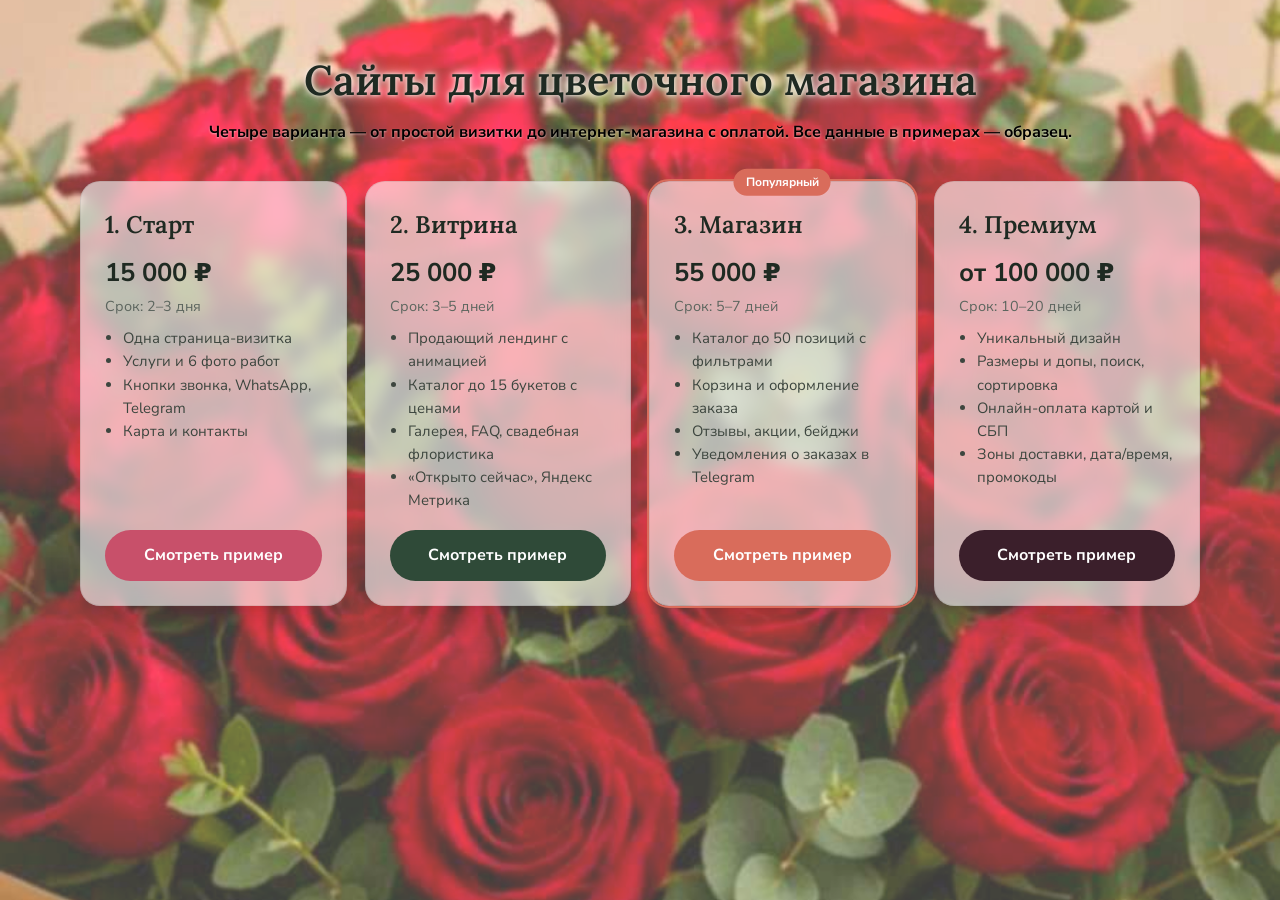
<file: index.html>
<!doctype html><html lang="ru"><head><meta charset="UTF-8"><meta name="viewport" content="width=device-width,initial-scale=1"><meta name="robots" content="noindex, nofollow"><title>Цветы Копейск — примеры сайтов</title>
<link href="fonts/fonts.css" rel="stylesheet">
<style>*{box-sizing:border-box}body{margin:0;font:16px/1.55 "Nunito Sans",system-ui,sans-serif;background:#FBF6EF;color:#1F2A22;padding:48px 16px}
body::before{content:"";position:fixed;inset:0;z-index:-1;background:url("[data-uri]") center/cover no-repeat;opacity:.75;filter:saturate(1.2)}
h1{text-shadow:0 0 12px #FBF6EF,0 0 4px #FBF6EF}.sub{text-shadow:0 1px 2px rgba(255,255,255,.55)}.sub{color:#000;font-weight:700}.c{box-shadow:0 18px 40px -20px rgba(60,10,20,.45)}
h1{font-family:Lora,serif;font-size:clamp(1.8rem,4vw,2.6rem);text-align:center;margin:0 0 8px}.sub{text-align:center;color:#000;font-weight:700;margin:0 0 36px}
.g{max-width:1120px;margin:14px auto 0;display:grid;grid-template-columns:repeat(4,1fr);gap:18px}
.c{position:relative;background:rgba(255,255,255,.6);-webkit-backdrop-filter:blur(8px);backdrop-filter:blur(8px);border:1px solid rgba(0,0,0,.08);border-radius:20px;padding:24px;display:flex;flex-direction:column;gap:10px}
.c h2{font-family:Lora,serif;margin:0;font-size:1.5rem}.c .p{font-size:1.6rem;font-weight:700}.c .p small{display:block;font-size:.9rem;font-weight:400;color:#5d665f;margin-top:2px}
.c ul{margin:0;padding-left:18px;color:#3d463f;font-size:.93rem;flex:1}.c a{display:block;text-align:center;padding:13px;border-radius:999px;color:#fff;text-decoration:none;font-weight:700;margin-top:8px}
.c a{transition:transform .25s ease,box-shadow .25s ease,filter .25s ease}.c a:hover{transform:scale(1.07);box-shadow:0 10px 22px -8px rgba(0,0,0,.45);filter:brightness(1.06)}@media(prefers-reduced-motion:reduce){.c a{transition:none}.c a:hover{transform:none}}.top{outline:2px solid #D96C5B}.lab{position:absolute;top:0;left:50%;transform:translate(-50%,-50%);white-space:nowrap;background:#D96C5B;color:#fff;font-size:.75rem;font-weight:700;padding:4px 12px;border-radius:999px}
@media(max-width:900px){.g{grid-template-columns:1fr 1fr}}@media(max-width:560px){.g{grid-template-columns:1fr}}</style></head>
<body><h1>Сайты для цветочного магазина</h1><p class="sub">Четыре варианта — от простой визитки до интернет-магазина с оплатой. Все данные в примерах — образец.</p>
<div class="g">
<div class="c"><h2>1. Старт</h2><div class="p">15 000 ₽ <small>Срок: 2–3 дня</small></div><ul><li>Одна страница-визитка</li><li>Услуги и 6 фото работ</li><li>Кнопки звонка, WhatsApp, Telegram</li><li>Карта и контакты</li></ul><a href="1-start/" style="background:#C8506A">Смотреть пример</a></div>
<div class="c"><h2>2. Витрина</h2><div class="p">25 000 ₽ <small>Срок: 3–5 дней</small></div><ul><li>Продающий лендинг с анимацией</li><li>Каталог до 15 букетов с ценами</li><li>Галерея, FAQ, свадебная флористика</li><li>«Открыто сейчас», Яндекс Метрика</li></ul><a href="2-vitrina/" style="background:#2F4A38">Смотреть пример</a></div>
<div class="c top"><span class="lab">Популярный</span><h2>3. Магазин</h2><div class="p">55 000 ₽ <small>Срок: 5–7 дней</small></div><ul><li>Каталог до 50 позиций с фильтрами</li><li>Корзина и оформление заказа</li><li>Отзывы, акции, бейджи</li><li>Уведомления о заказах в Telegram</li></ul><a href="3-magazin/" style="background:#D96C5B">Смотреть пример</a></div>
<div class="c"><h2>4. Премиум</h2><div class="p">от 100 000 ₽ <small>Срок: 10–20 дней</small></div><ul><li>Уникальный дизайн</li><li>Размеры и допы, поиск, сортировка</li><li>Онлайн-оплата картой и СБП</li><li>Зоны доставки, дата/время, промокоды</li></ul><a href="4-premium/" style="background:#3B1F2B">Смотреть пример</a></div>
</div><style data-hscroll>.hs-wrap{position:relative;min-width:0;max-width:100%}.hs-btn{position:absolute;top:50%;z-index:30;width:42px;height:42px;margin-top:-21px;border-radius:50%;border:1px solid rgba(255,255,255,.45);background:rgba(20,20,24,.62);color:#fff;font:600 18px/1 system-ui,sans-serif;display:flex;align-items:center;justify-content:center;cursor:pointer;-webkit-backdrop-filter:blur(6px);backdrop-filter:blur(6px);box-shadow:0 4px 14px rgba(0,0,0,.25);transition:opacity .25s,transform .2s;padding:0}.hs-btn:hover{transform:scale(1.08)}.hs-btn.l{left:6px}.hs-btn.r{right:6px}.hs-btn.off{opacity:0;pointer-events:none}.hs-wrap.sm .hs-btn{width:30px;height:30px;margin-top:-15px;font-size:14px}</style>
<script data-hscroll>(function(){function sc(el){var cs=getComputedStyle(el);return /(auto|scroll)/.test(cs.overflowX)&&el.scrollWidth>el.clientWidth+8&&el.clientHeight>40}
function upd(el){var w=el.parentNode,l=w.querySelector(':scope>.hs-btn.l'),r=w.querySelector(':scope>.hs-btn.r'),can=el.scrollWidth>el.clientWidth+8;l.classList.toggle('off',!can||el.scrollLeft<4);r.classList.toggle('off',!can||el.scrollLeft+el.clientWidth>=el.scrollWidth-4)}
function step(el){var c=el.firstElementChild,g=parseFloat(getComputedStyle(el).columnGap)||16,s=c?c.getBoundingClientRect().width+g:0;if(!s||s>el.clientWidth*.9)s=el.clientWidth*.8;return s}
function add(el){if(el.dataset.hs)return;el.dataset.hs=1;var w=document.createElement('div');w.className='hs-wrap'+(el.clientHeight<100?' sm':'');var cs=getComputedStyle(el);['gridColumn','gridRow','marginTop','marginBottom','marginLeft','marginRight','flex','alignSelf','width','maxWidth'].forEach(function(p){if(p.indexOf('margin')==0){w.style[p]=cs[p];el.style[p]='0'}else if(el.style[p]||p.indexOf('grid')==0||p=='alignSelf'||p=='flex'){w.style[p]=cs[p]}});el.parentNode.insertBefore(w,el);w.appendChild(el);
[['l','<svg width="18" height="18" viewBox="0 0 24 24" fill="none" stroke="currentColor" stroke-width="2" stroke-linecap="round" stroke-linejoin="round" aria-hidden="true"><path d="M19 12H5M12 19l-7-7 7-7"/></svg>','Прокрутить назад',-1],['r','<svg width="18" height="18" viewBox="0 0 24 24" fill="none" stroke="currentColor" stroke-width="2" stroke-linecap="round" stroke-linejoin="round" aria-hidden="true"><path d="M5 12h14M12 5l7 7-7 7"/></svg>','Прокрутить вперёд',1]].forEach(function(a){var b=document.createElement('button');b.type='button';b.className='hs-btn '+a[0]+' off';b.innerHTML=a[1];b.setAttribute('aria-label',a[2]);b.onclick=function(){el.scrollBy({left:a[3]*step(el),behavior:'smooth'})};w.appendChild(b)});
el.addEventListener('scroll',function(){upd(el)},{passive:true});upd(el)}
function scan(){document.querySelectorAll('body *:not(.hs-btn):not(.hs-wrap)').forEach(function(el){if(el.dataset.hs){upd(el);return}if(!el.closest('[data-no-hs]')&&sc(el))add(el)})}
var t;function later(){clearTimeout(t);t=setTimeout(scan,250)}
if(document.readyState!='loading')later();else document.addEventListener('DOMContentLoaded',later);
addEventListener('load',later);addEventListener('resize',later);document.addEventListener('click',function(e){if(!e.target.closest('.hs-btn'))later()},true)})();</script>
</body></html>
</file>
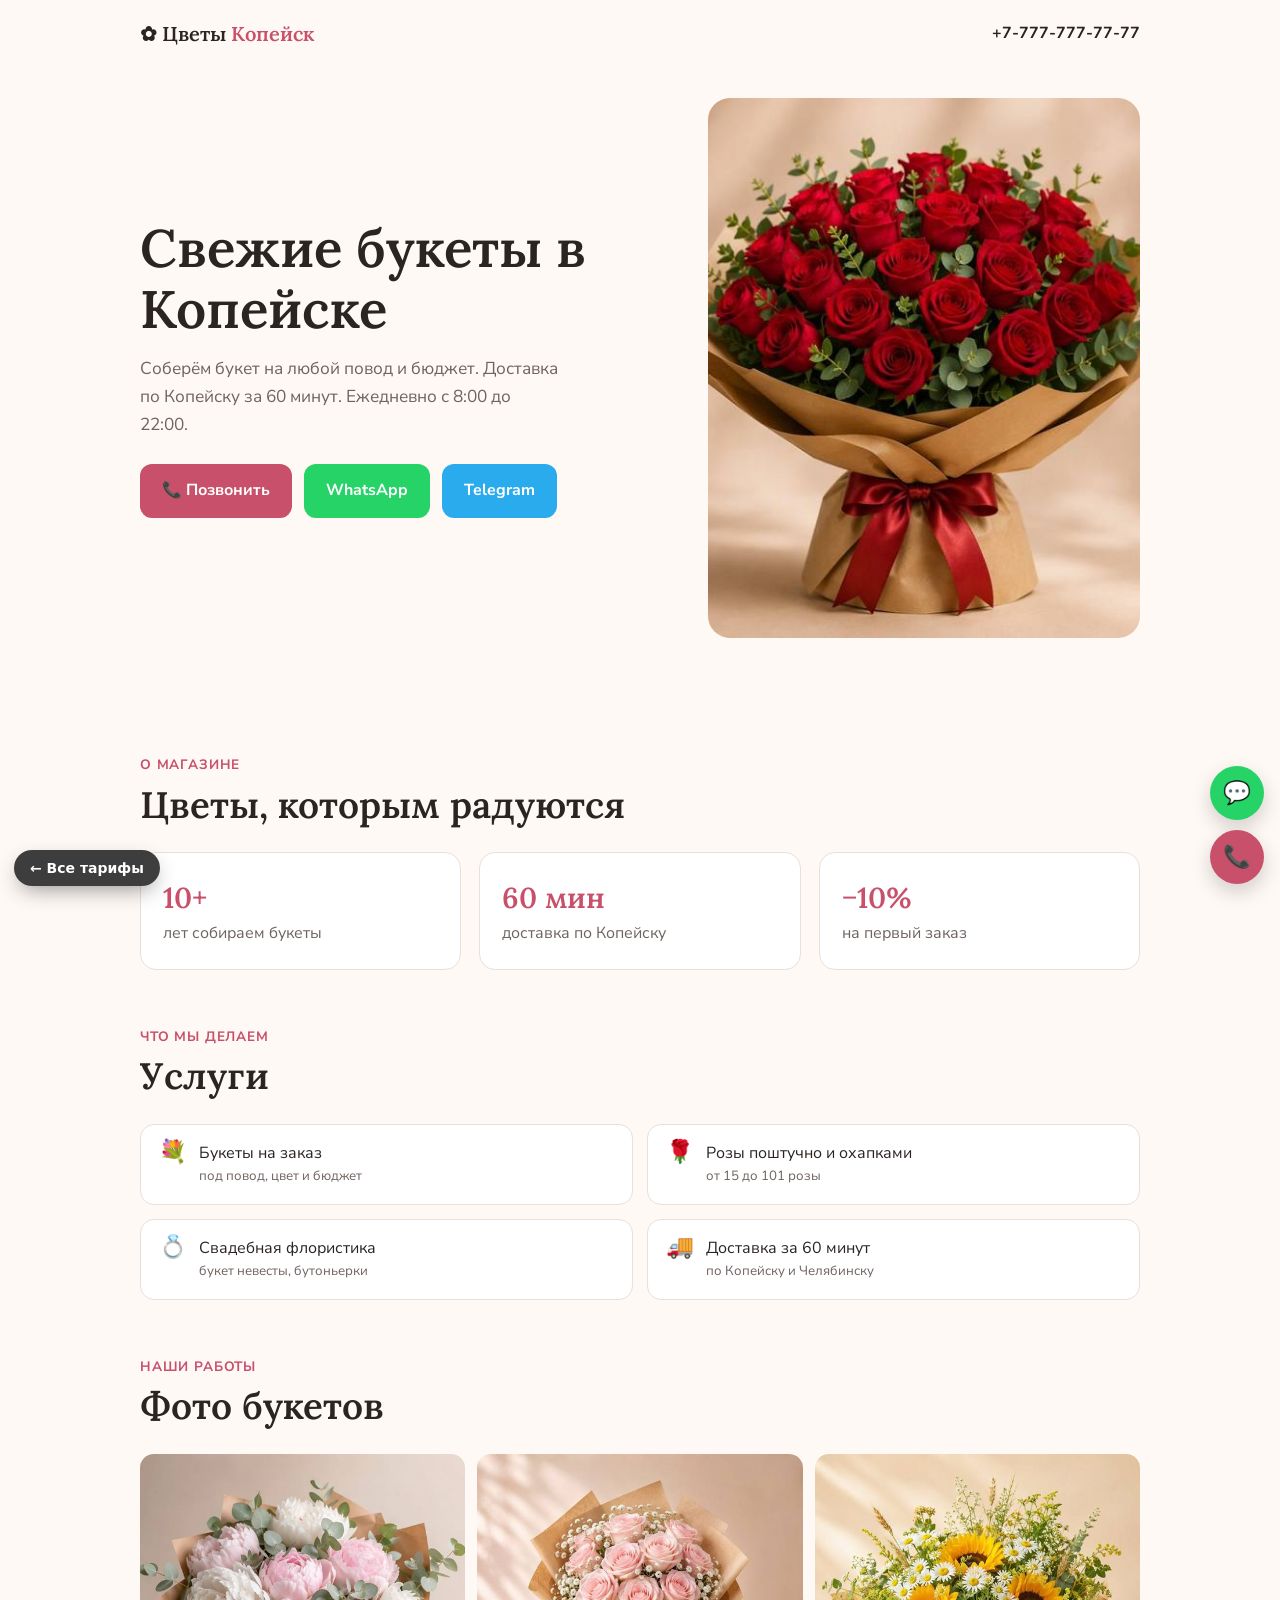
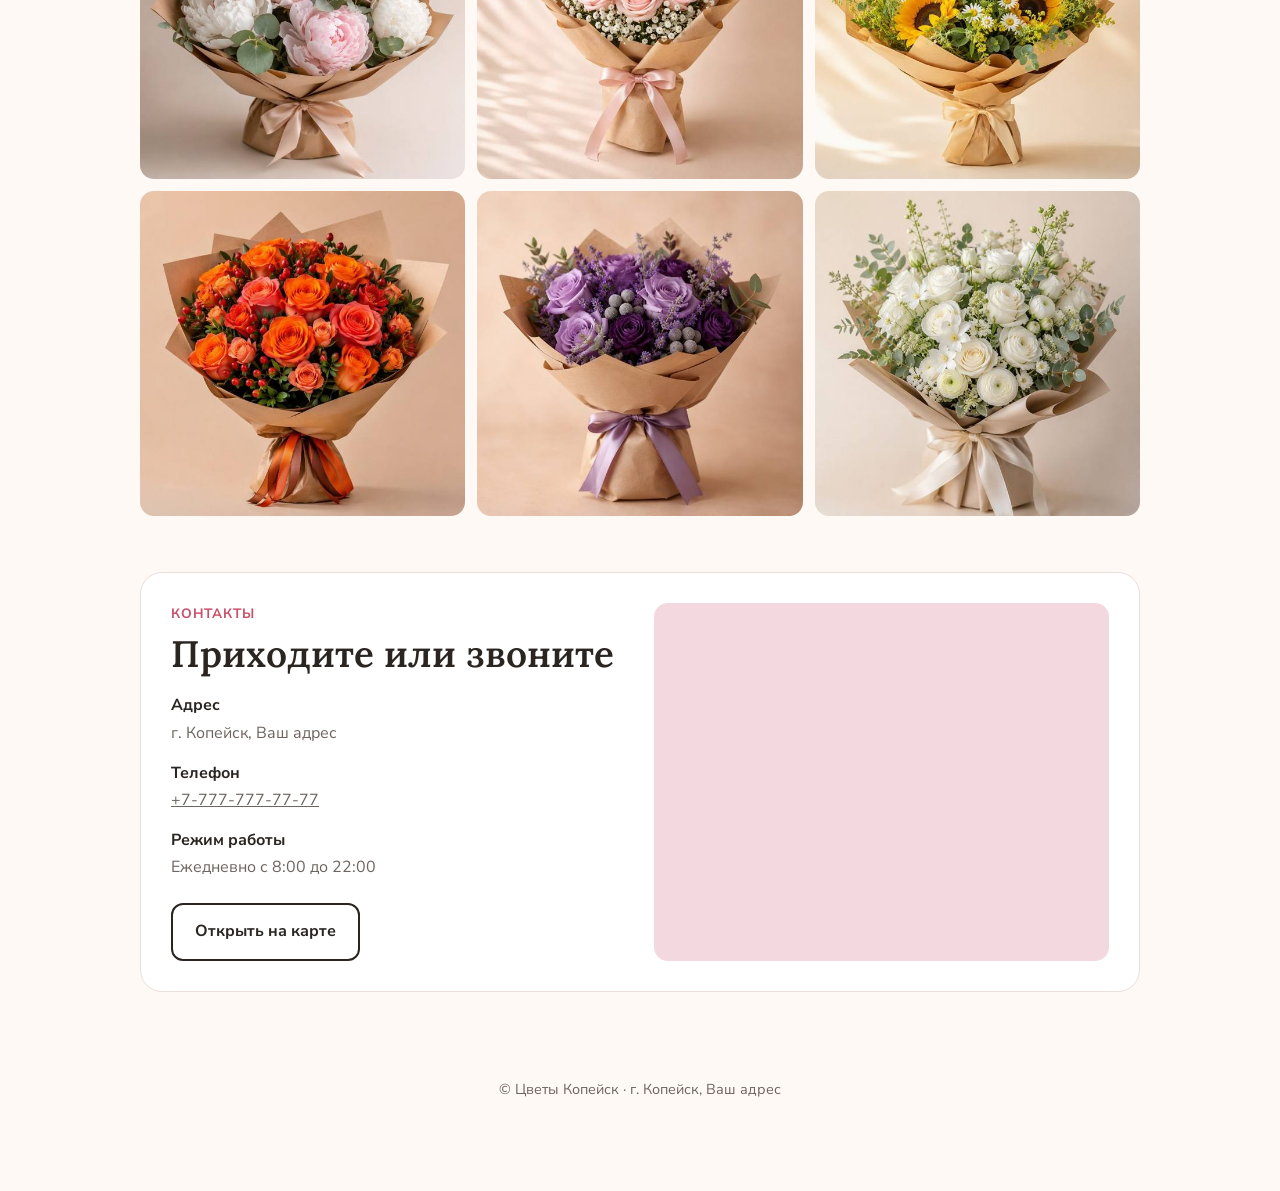
<file: 1-start/index.html>
<!DOCTYPE html>
<html lang="ru">
<head>
<meta charset="UTF-8">
<meta name="viewport" content="width=device-width, initial-scale=1">
<meta name="robots" content="noindex, nofollow">
<title>Цветы Копейск — цветочный магазин</title>
<meta name="description" content="Цветочный магазин «Цветы Копейск». Свежие букеты, доставка по Копейску за 60 минут. Ежедневно с 8:00 до 22:00.">
<link href="fonts/fonts.css" rel="stylesheet">
<style>
:root{--bg:#FFF9F6;--ink:#2B2522;--mute:#6E6460;--acc:#C8506A;--acc2:#F3D9DF;--line:#EADFDB}
*{box-sizing:border-box}
html{scroll-behavior:smooth}
body{margin:0;background:var(--bg);color:var(--ink);font:16px/1.6 "Nunito Sans",system-ui,sans-serif}
a{color:inherit}
h1,h2,h3{font-family:Lora,Georgia,serif;font-weight:600;line-height:1.15;margin:0}
.wrap{max-width:1040px;margin:0 auto;padding:0 20px}
header{display:flex;align-items:center;justify-content:space-between;padding:18px 20px;max-width:1040px;margin:0 auto}
.logo{font-family:Lora,serif;font-size:1.25rem;font-weight:600;text-decoration:none}
.logo span{color:var(--acc)}
.tel{font-weight:700;text-decoration:none}
.hero{display:grid;grid-template-columns:1.1fr .9fr;gap:40px;align-items:center;padding:30px 0 60px}
.hero h1{font-size:clamp(2.1rem,5vw,3.3rem);margin-bottom:16px}
.hero p{color:var(--mute);font-size:1.08rem;margin:0 0 26px;max-width:42ch}
.hero img{width:100%;aspect-ratio:4/5;object-fit:cover;border-radius:22px;display:block}
.btns{display:flex;flex-wrap:wrap;gap:12px}
.btn{display:inline-flex;align-items:center;gap:8px;padding:14px 22px;border-radius:12px;font-weight:700;text-decoration:none;background:var(--acc);color:#fff}
.btn.wa{background:#25D366}.btn.tg{background:#2AABEE}
.btn.line{background:transparent;color:var(--ink);border:2px solid var(--ink)}
section{padding:56px 0}
.tag{color:var(--acc);font-weight:700;font-size:.85rem;letter-spacing:.06em;text-transform:uppercase;margin-bottom:8px}
h2{font-size:clamp(1.6rem,3.4vw,2.3rem);margin-bottom:26px}
.about{display:grid;grid-template-columns:repeat(3,1fr);gap:18px}
.about div{background:#fff;border:1px solid var(--line);border-radius:16px;padding:22px}
.about b{display:block;font-family:Lora,serif;font-size:1.8rem;color:var(--acc)}
.about span{color:var(--mute)}
.svc{display:grid;grid-template-columns:repeat(2,1fr);gap:14px;list-style:none;padding:0;margin:0}
.svc li{background:#fff;border:1px solid var(--line);border-radius:14px;padding:16px 18px;display:flex;gap:12px;align-items:flex-start}
.svc li i{font-style:normal;font-size:1.4rem;line-height:1}
.svc li small{display:block;color:var(--mute)}
.gal{display:grid;grid-template-columns:repeat(3,1fr);gap:12px}
.gal img{width:100%;aspect-ratio:1;object-fit:cover;border-radius:14px;display:block}
.ct{display:grid;grid-template-columns:1fr 1fr;gap:28px;background:#fff;border:1px solid var(--line);border-radius:22px;padding:30px}
.ct dl{margin:0}.ct dt{font-weight:700;margin-top:14px}.ct dt:first-child{margin-top:0}.ct dd{margin:2px 0 0;color:var(--mute)}
.ct iframe{width:100%;height:100%;min-height:280px;border:0;border-radius:14px;background:var(--acc2)}
footer{text-align:center;color:var(--mute);font-size:.9rem;padding:30px 20px 90px}
.float{position:fixed;right:16px;bottom:16px;display:flex;flex-direction:column;gap:10px;z-index:9}
.float a{width:54px;height:54px;border-radius:50%;display:grid;place-items:center;color:#fff;text-decoration:none;font-size:1.4rem;box-shadow:0 8px 20px rgba(0,0,0,.18)}
@media(max-width:760px){.hero{grid-template-columns:1fr;gap:24px;padding-top:10px}.hero img{aspect-ratio:4/3}.about{grid-template-columns:1fr}.svc{grid-template-columns:1fr}.gal{grid-template-columns:repeat(2,1fr)}.ct{grid-template-columns:1fr;padding:22px}header .tel{display:none}}
</style>
</head>
<body><a href="../index.html" class="tarify-back" aria-label="Вернуться ко всем тарифам" style="position:fixed;left:14px;bottom:calc(14px + env(safe-area-inset-bottom,0px));z-index:2147483000;display:inline-flex;align-items:center;gap:6px;padding:11px 16px;border-radius:999px;background:rgba(20,20,20,.82);color:#fff;font:600 14px/1 system-ui,-apple-system,'Segoe UI',Roboto,sans-serif;text-decoration:none;box-shadow:0 8px 22px -6px rgba(0,0,0,.45);-webkit-backdrop-filter:blur(6px);backdrop-filter:blur(6px)">← Все тарифы</a><script data-fp>(function(){try{var k="fp:"+location.pathname.split("/")[1],q=/[?&]from=portfolio(&|$)/.test(location.search);if(q)sessionStorage.setItem(k,"1");if(q||sessionStorage.getItem(k)){var b=document.querySelector(".tarify-back");if(b)b.style.display="none"}}catch(e){}})();</script>
<header><a class="logo" href="#">✿ Цветы <span>Копейск</span></a><a class="tel" href="tel:+77777777777">+7-777-777-77-77</a></header>

<main class="wrap">
<div class="hero">
  <div>
    <h1>Свежие букеты в Копейске</h1>
    <p>Соберём букет на любой повод и бюджет. Доставка по Копейску за 60 минут. Ежедневно с 8:00 до 22:00.</p>
    <div class="btns">
      <a class="btn" href="tel:+77777777777">📞 Позвонить</a>
      <a class="btn wa" href="https://wa.me/77777777777" target="_blank" rel="noopener">WhatsApp</a>
      <a class="btn tg" href="https://t.me/" target="_blank" rel="noopener">Telegram</a>
    </div>
  </div>
  <img src="[data-uri]" alt="Букет из красных роз">
</div>

<section>
  <div class="tag">О магазине</div>
  <h2>Цветы, которым радуются</h2>
  <div class="about">
    <div><b>10+</b><span>лет собираем букеты</span></div>
    <div><b>60 мин</b><span>доставка по Копейску</span></div>
    <div><b>−10%</b><span>на первый заказ</span></div>
  </div>
</section>

<section style="padding-top:0">
  <div class="tag">Что мы делаем</div>
  <h2>Услуги</h2>
  <ul class="svc">
    <li><i>💐</i><div>Букеты на заказ<small>под повод, цвет и бюджет</small></div></li>
    <li><i>🌹</i><div>Розы поштучно и охапками<small>от 15 до 101 розы</small></div></li>
    <li><i>💍</i><div>Свадебная флористика<small>букет невесты, бутоньерки</small></div></li>
    <li><i>🚚</i><div>Доставка за 60 минут<small>по Копейску и Челябинску</small></div></li>
  </ul>
</section>

<section style="padding-top:0">
  <div class="tag">Наши работы</div>
  <h2>Фото букетов</h2>
  <div class="gal">
    <img src="[data-uri]" alt="Пионы" loading="lazy">
    <img src="[data-uri]" alt="Розовые розы" loading="lazy">
    <img src="[data-uri]" alt="Подсолнухи" loading="lazy">
    <img src="[data-uri]" alt="Коралловые розы" loading="lazy">
    <img src="[data-uri]" alt="Лавандовые розы" loading="lazy">
    <img src="[data-uri]" alt="Букет невесты" loading="lazy">
  </div>
</section>

<section style="padding-top:0">
  <div class="ct">
    <div>
      <div class="tag">Контакты</div>
      <h2 style="margin-bottom:18px">Приходите или звоните</h2>
      <dl>
        <dt>Адрес</dt><dd>г. Копейск, Ваш адрес</dd>
        <dt>Телефон</dt><dd><a href="tel:+77777777777">+7-777-777-77-77</a></dd>
        <dt>Режим работы</dt><dd>Ежедневно с 8:00 до 22:00</dd>
      </dl>
      <div class="btns" style="margin-top:22px"><a class="btn line" href="https://yandex.ru/maps/?text=%D0%9A%D0%BE%D0%BF%D0%B5%D0%B9%D1%81%D0%BA" target="_blank" rel="noopener">Открыть на карте</a></div>
    </div>
    <iframe title="Карта: Копейск" src="https://yandex.ru/map-widget/v1/?ll=61.617000%2C55.117000&z=13" loading="lazy"></iframe>
  </div>
</section>
</main>

<footer>© Цветы Копейск · г. Копейск, Ваш адрес</footer>
<div class="float">
  <a href="https://wa.me/77777777777" style="background:#25D366" aria-label="WhatsApp" target="_blank" rel="noopener">💬</a>
  <a href="tel:+77777777777" style="background:var(--acc)" aria-label="Позвонить">📞</a>
</div>
<style data-hscroll>.hs-wrap{position:relative;min-width:0;max-width:100%}.hs-btn{position:absolute;top:50%;z-index:30;width:42px;height:42px;margin-top:-21px;border-radius:50%;border:1px solid rgba(255,255,255,.45);background:rgba(20,20,24,.62);color:#fff;font:600 18px/1 system-ui,sans-serif;display:flex;align-items:center;justify-content:center;cursor:pointer;-webkit-backdrop-filter:blur(6px);backdrop-filter:blur(6px);box-shadow:0 4px 14px rgba(0,0,0,.25);transition:opacity .25s,transform .2s;padding:0}.hs-btn:hover{transform:scale(1.08)}.hs-btn.l{left:6px}.hs-btn.r{right:6px}.hs-btn.off{opacity:0;pointer-events:none}.hs-wrap.sm .hs-btn{width:30px;height:30px;margin-top:-15px;font-size:14px}</style>
<script data-hscroll>(function(){function sc(el){var cs=getComputedStyle(el);return /(auto|scroll)/.test(cs.overflowX)&&el.scrollWidth>el.clientWidth+8&&el.clientHeight>40}
function upd(el){var w=el.parentNode,l=w.querySelector(':scope>.hs-btn.l'),r=w.querySelector(':scope>.hs-btn.r'),can=el.scrollWidth>el.clientWidth+8;l.classList.toggle('off',!can||el.scrollLeft<4);r.classList.toggle('off',!can||el.scrollLeft+el.clientWidth>=el.scrollWidth-4)}
function step(el){var c=el.firstElementChild,g=parseFloat(getComputedStyle(el).columnGap)||16,s=c?c.getBoundingClientRect().width+g:0;if(!s||s>el.clientWidth*.9)s=el.clientWidth*.8;return s}
function add(el){if(el.dataset.hs)return;el.dataset.hs=1;var w=document.createElement('div');w.className='hs-wrap'+(el.clientHeight<100?' sm':'');var cs=getComputedStyle(el);['gridColumn','gridRow','marginTop','marginBottom','marginLeft','marginRight','flex','alignSelf','width','maxWidth'].forEach(function(p){if(p.indexOf('margin')==0){w.style[p]=cs[p];el.style[p]='0'}else if(el.style[p]||p.indexOf('grid')==0||p=='alignSelf'||p=='flex'){w.style[p]=cs[p]}});el.parentNode.insertBefore(w,el);w.appendChild(el);
[['l','<svg width="18" height="18" viewBox="0 0 24 24" fill="none" stroke="currentColor" stroke-width="2" stroke-linecap="round" stroke-linejoin="round" aria-hidden="true"><path d="M19 12H5M12 19l-7-7 7-7"/></svg>','Прокрутить назад',-1],['r','<svg width="18" height="18" viewBox="0 0 24 24" fill="none" stroke="currentColor" stroke-width="2" stroke-linecap="round" stroke-linejoin="round" aria-hidden="true"><path d="M5 12h14M12 5l7 7-7 7"/></svg>','Прокрутить вперёд',1]].forEach(function(a){var b=document.createElement('button');b.type='button';b.className='hs-btn '+a[0]+' off';b.innerHTML=a[1];b.setAttribute('aria-label',a[2]);b.onclick=function(){el.scrollBy({left:a[3]*step(el),behavior:'smooth'})};w.appendChild(b)});
el.addEventListener('scroll',function(){upd(el)},{passive:true});upd(el)}
function scan(){document.querySelectorAll('body *:not(.hs-btn):not(.hs-wrap)').forEach(function(el){if(el.dataset.hs){upd(el);return}if(!el.closest('[data-no-hs]')&&sc(el))add(el)})}
var t;function later(){clearTimeout(t);t=setTimeout(scan,250)}
if(document.readyState!='loading')later();else document.addEventListener('DOMContentLoaded',later);
addEventListener('load',later);addEventListener('resize',later);document.addEventListener('click',function(e){if(!e.target.closest('.hs-btn'))later()},true)})();</script>
</body>
</html>
</file>
<file: fonts/fonts.css>
/* cyrillic */
@font-face {
  font-family: 'Lora';
  font-style: normal;
  font-weight: 600;
  font-display: swap;
  src: url(Lora-normal-cyrillic-1c26b7c6.woff2) format('woff2');
  unicode-range: U+0301, U+0400-045F, U+0490-0491, U+04B0-04B1, U+2116;
}
/* latin */
@font-face {
  font-family: 'Lora';
  font-style: normal;
  font-weight: 600;
  font-display: swap;
  src: url(Lora-normal-latin-d0cb916e.woff2) format('woff2');
  unicode-range: U+0000-00FF, U+0131, U+0152-0153, U+02BB-02BC, U+02C6, U+02DA, U+02DC, U+0304, U+0308, U+0329, U+2000-206F, U+20AC, U+2122, U+2191, U+2193, U+2212, U+2215, U+FEFF, U+FFFD;
}
/* cyrillic */
@font-face {
  font-family: 'Nunito Sans';
  font-style: normal;
  font-weight: 400;
  font-stretch: 100%;
  font-display: swap;
  src: url(NunitoSans-normal-cyrillic-118f69fb.woff2) format('woff2');
  unicode-range: U+0301, U+0400-045F, U+0490-0491, U+04B0-04B1, U+2116;
}
/* latin */
@font-face {
  font-family: 'Nunito Sans';
  font-style: normal;
  font-weight: 400;
  font-stretch: 100%;
  font-display: swap;
  src: url(NunitoSans-normal-latin-fb36cb3c.woff2) format('woff2');
  unicode-range: U+0000-00FF, U+0131, U+0152-0153, U+02BB-02BC, U+02C6, U+02DA, U+02DC, U+0304, U+0308, U+0329, U+2000-206F, U+20AC, U+2122, U+2191, U+2193, U+2212, U+2215, U+FEFF, U+FFFD;
}
/* cyrillic */
@font-face {
  font-family: 'Nunito Sans';
  font-style: normal;
  font-weight: 700;
  font-stretch: 100%;
  font-display: swap;
  src: url(NunitoSans-normal-cyrillic-118f69fb.woff2) format('woff2');
  unicode-range: U+0301, U+0400-045F, U+0490-0491, U+04B0-04B1, U+2116;
}
/* latin */
@font-face {
  font-family: 'Nunito Sans';
  font-style: normal;
  font-weight: 700;
  font-stretch: 100%;
  font-display: swap;
  src: url(NunitoSans-normal-latin-fb36cb3c.woff2) format('woff2');
  unicode-range: U+0000-00FF, U+0131, U+0152-0153, U+02BB-02BC, U+02C6, U+02DA, U+02DC, U+0304, U+0308, U+0329, U+2000-206F, U+20AC, U+2122, U+2191, U+2193, U+2212, U+2215, U+FEFF, U+FFFD;
}
</file>
<file: 1-start/fonts/fonts.css>
/* cyrillic */
@font-face {
  font-family: 'Lora';
  font-style: normal;
  font-weight: 500;
  font-display: swap;
  src: url(Lora-normal-cyrillic-a94aecf7.woff2) format('woff2');
  unicode-range: U+0301, U+0400-045F, U+0490-0491, U+04B0-04B1, U+2116;
}
/* latin */
@font-face {
  font-family: 'Lora';
  font-style: normal;
  font-weight: 500;
  font-display: swap;
  src: url(Lora-normal-latin-ecda3beb.woff2) format('woff2');
  unicode-range: U+0000-00FF, U+0131, U+0152-0153, U+02BB-02BC, U+02C6, U+02DA, U+02DC, U+0304, U+0308, U+0329, U+2000-206F, U+20AC, U+2122, U+2191, U+2193, U+2212, U+2215, U+FEFF, U+FFFD;
}
/* cyrillic */
@font-face {
  font-family: 'Lora';
  font-style: normal;
  font-weight: 600;
  font-display: swap;
  src: url(Lora-normal-cyrillic-a94aecf7.woff2) format('woff2');
  unicode-range: U+0301, U+0400-045F, U+0490-0491, U+04B0-04B1, U+2116;
}
/* latin */
@font-face {
  font-family: 'Lora';
  font-style: normal;
  font-weight: 600;
  font-display: swap;
  src: url(Lora-normal-latin-ecda3beb.woff2) format('woff2');
  unicode-range: U+0000-00FF, U+0131, U+0152-0153, U+02BB-02BC, U+02C6, U+02DA, U+02DC, U+0304, U+0308, U+0329, U+2000-206F, U+20AC, U+2122, U+2191, U+2193, U+2212, U+2215, U+FEFF, U+FFFD;
}
/* cyrillic */
@font-face {
  font-family: 'Nunito Sans';
  font-style: normal;
  font-weight: 400;
  font-stretch: 100%;
  font-display: swap;
  src: url(NunitoSans-normal-cyrillic-118f69fb.woff2) format('woff2');
  unicode-range: U+0301, U+0400-045F, U+0490-0491, U+04B0-04B1, U+2116;
}
/* latin */
@font-face {
  font-family: 'Nunito Sans';
  font-style: normal;
  font-weight: 400;
  font-stretch: 100%;
  font-display: swap;
  src: url(NunitoSans-normal-latin-fb36cb3c.woff2) format('woff2');
  unicode-range: U+0000-00FF, U+0131, U+0152-0153, U+02BB-02BC, U+02C6, U+02DA, U+02DC, U+0304, U+0308, U+0329, U+2000-206F, U+20AC, U+2122, U+2191, U+2193, U+2212, U+2215, U+FEFF, U+FFFD;
}
/* cyrillic */
@font-face {
  font-family: 'Nunito Sans';
  font-style: normal;
  font-weight: 600;
  font-stretch: 100%;
  font-display: swap;
  src: url(NunitoSans-normal-cyrillic-118f69fb.woff2) format('woff2');
  unicode-range: U+0301, U+0400-045F, U+0490-0491, U+04B0-04B1, U+2116;
}
/* latin */
@font-face {
  font-family: 'Nunito Sans';
  font-style: normal;
  font-weight: 600;
  font-stretch: 100%;
  font-display: swap;
  src: url(NunitoSans-normal-latin-fb36cb3c.woff2) format('woff2');
  unicode-range: U+0000-00FF, U+0131, U+0152-0153, U+02BB-02BC, U+02C6, U+02DA, U+02DC, U+0304, U+0308, U+0329, U+2000-206F, U+20AC, U+2122, U+2191, U+2193, U+2212, U+2215, U+FEFF, U+FFFD;
}
/* cyrillic */
@font-face {
  font-family: 'Nunito Sans';
  font-style: normal;
  font-weight: 700;
  font-stretch: 100%;
  font-display: swap;
  src: url(NunitoSans-normal-cyrillic-118f69fb.woff2) format('woff2');
  unicode-range: U+0301, U+0400-045F, U+0490-0491, U+04B0-04B1, U+2116;
}
/* latin */
@font-face {
  font-family: 'Nunito Sans';
  font-style: normal;
  font-weight: 700;
  font-stretch: 100%;
  font-display: swap;
  src: url(NunitoSans-normal-latin-fb36cb3c.woff2) format('woff2');
  unicode-range: U+0000-00FF, U+0131, U+0152-0153, U+02BB-02BC, U+02C6, U+02DA, U+02DC, U+0304, U+0308, U+0329, U+2000-206F, U+20AC, U+2122, U+2191, U+2193, U+2212, U+2215, U+FEFF, U+FFFD;
}
</file>
